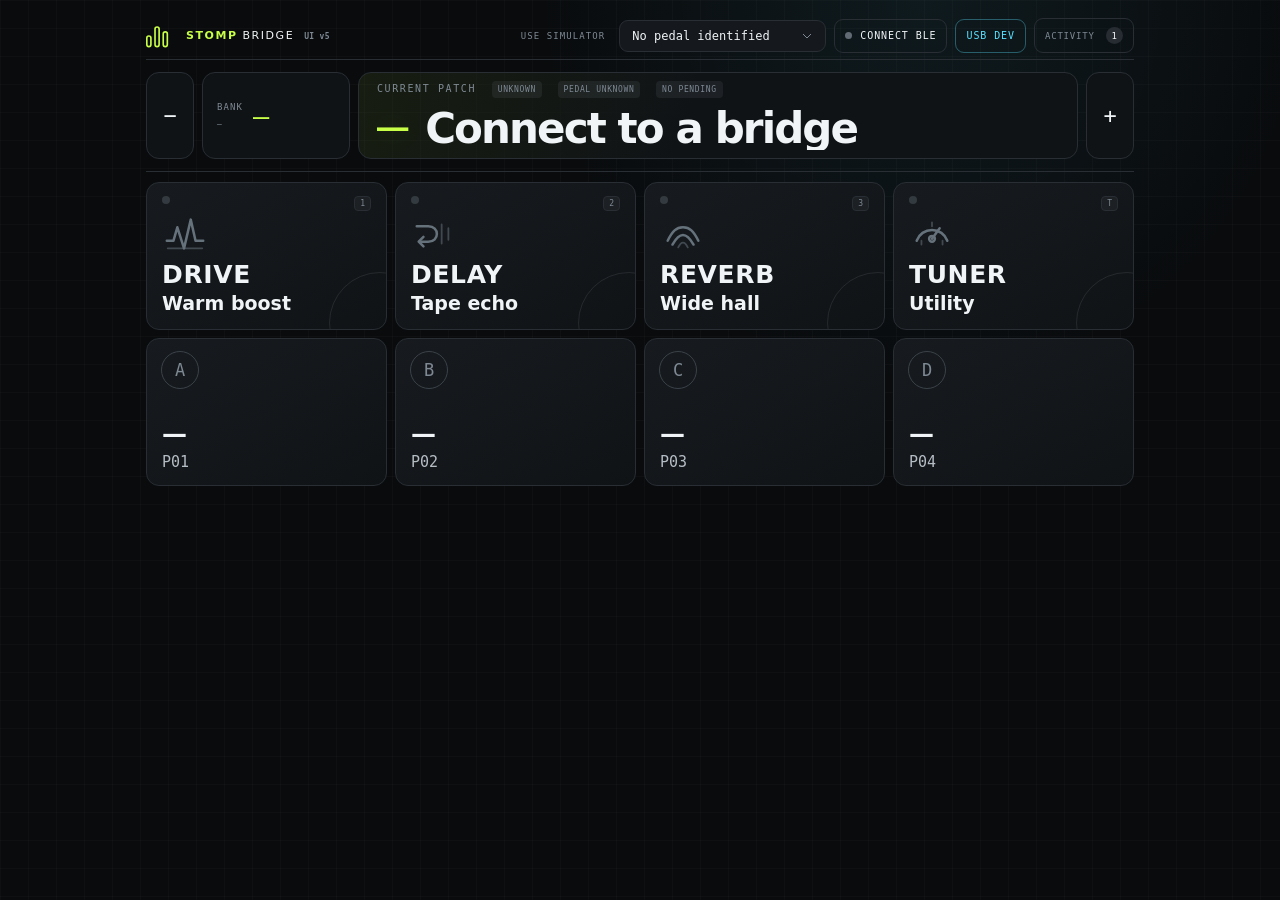
<file: index.html>
<!doctype html>
<html lang="en">
  <head>
    <meta charset="UTF-8" />
    <meta name="viewport" content="width=device-width, initial-scale=1.0" />
    <meta name="theme-color" content="#090b0d" />
    <title>StompBridge — UI prototype</title>
    <link rel="icon" href="data:," />
    <link rel="stylesheet" href="styles.css?v=9" />
  </head>
  <body>
    <main class="shell">
      <header class="topbar">
        <a class="brand" href="#" aria-label="StompBridge home">
          <span class="brand-mark" aria-hidden="true"><i></i><i></i><i></i></span>
          <span><strong>STOMP</strong> BRIDGE <small class="ui-version">UI v5</small></span>
        </a>

        <div class="device-tools">
          <button class="text-button" id="start-simulation" type="button">USE SIMULATOR</button>
          <label class="device-select">
            <span>DEVICE</span>
            <select id="device-profile" aria-label="Device profile">
              <option value="unknown">No pedal identified</option>
              <option value="pocket-master">Sonicake Pocket Master</option>
              <option value="gp5">Valeton GP-5</option>
            </select>
          </label>
          <button class="connection" id="connection" type="button" aria-pressed="true">
            <span class="status-dot"></span>
            <span id="connection-label">CONNECT BLE</span>
          </button>
          <button class="connection usb-dev" id="connect-usb-dev" type="button">USB DEV</button>
          <button class="log-toggle" id="toggle-log" type="button" aria-expanded="false" aria-controls="activity-panel">
            ACTIVITY <span id="log-count">2</span>
          </button>
        </div>
      </header>

      <section class="current-strip" aria-labelledby="preset-name">
        <button class="bank-step" id="bank-down" type="button" aria-label="Previous bank">−</button>
        <div class="bank-readout">
          <span>BANK</span>
          <strong id="bank-number">01</strong>
          <small id="bank-range">P01 — P04</small>
        </div>
        <div class="current-preset">
          <div class="current-preset-content">
            <p class="eyebrow">CURRENT PATCH <span class="certainty unknown" id="preset-certainty">UNKNOWN</span> <span class="certainty unknown" id="pedal-link-status">PEDAL UNKNOWN</span> <span class="certainty unknown" id="live-request-status" aria-live="polite">NO PENDING</span> <span class="certainty" id="stale-indicator" hidden>STALE</span></p>
            <div class="preset-value-row">
              <strong class="preset-number" id="preset-number">P01</strong>
              <div class="preset-copy">
                <h1 id="preset-name">Glass Horizon</h1>
              </div>
            </div>
          </div>
        </div>
        <button class="bank-step" id="bank-up" type="button" aria-label="Next bank">+</button>
      </section>

      <section class="workspace">
        <div class="controls-panel">
          <div class="control-row effects" aria-label="Effect controls">
            <button class="effect active drive" type="button" data-effect="drive" data-key="1" aria-pressed="true">
              <span class="effect-top"><span class="led"></span><kbd>1</kbd></span>
              <span class="effect-icon" aria-hidden="true">
                <svg viewBox="0 0 48 48" role="img">
                  <path d="M5 31h7l4-14 7 22 7-30 5 22h8" />
                  <path class="accent" d="M6 39h36" />
                </svg>
              </span>
              <strong>DRIVE</strong>
              <small>Warm boost</small>
            </button>
            <button class="effect delay" type="button" data-effect="delay" data-key="2" aria-pressed="false">
              <span class="effect-top"><span class="led"></span><kbd>2</kbd></span>
              <span class="effect-icon" aria-hidden="true">
                <svg viewBox="0 0 48 48" role="img">
                  <path d="M6 16h12c6 0 9 4 9 8s-3 8-9 8H9" />
                  <path d="m13 27-5 5 5 5" />
                  <path class="accent" d="M32 14v20M39 18v12" />
                </svg>
              </span>
              <strong>DELAY</strong>
              <small>Tape echo</small>
            </button>
            <button class="effect active reverb" type="button" data-effect="reverb" data-key="3" aria-pressed="true">
              <span class="effect-top"><span class="led"></span><kbd>3</kbd></span>
              <span class="effect-icon" aria-hidden="true">
                <svg viewBox="0 0 48 48" role="img">
                  <path d="M8 31c5-10 9-14 16-14s11 4 16 14" />
                  <path d="M13 35c4-7 7-10 11-10s7 3 11 10" />
                  <path class="accent" d="M19 38c2-4 3-5 5-5s3 1 5 5" />
                </svg>
              </span>
              <strong>REVERB</strong>
              <small>Wide hall</small>
            </button>
            <button class="effect utility" type="button" data-effect="tuner" data-key="T" aria-pressed="false">
              <span class="effect-top"><span class="led"></span><kbd>T</kbd></span>
              <span class="effect-icon" aria-hidden="true">
                <svg viewBox="0 0 48 48" role="img">
                  <path d="M8 31a17 17 0 0 1 32 0" />
                  <path d="m24 29 8-11" />
                  <path class="accent" d="M13 31v4M35 31v4M24 12v4" />
                  <circle cx="24" cy="29" r="3" />
                </svg>
              </span>
              <strong>TUNER</strong>
              <small>Utility</small>
            </button>
          </div>
          <div class="control-row presets" id="presets" aria-label="Preset slots"></div>
        </div>

        <aside class="activity-panel" id="activity-panel" hidden>
          <div class="section-heading compact">
            <div>
              <p class="eyebrow">SYSTEM</p>
              <h2>Activity</h2>
            </div>
            <button class="text-button" id="clear-log" type="button">CLEAR</button>
          </div>

          <div class="signal-card">
            <div><span class="pulse"></span><span>USB PEDAL</span></div>
            <strong id="midi-status">ONLINE</strong>
          </div>
          <div class="signal-card sync-card">
            <div><span>SYNC</span></div>
            <strong id="sync-status">UNKNOWN</strong>
          </div>

          <ol class="event-log" id="event-log" aria-live="polite"></ol>

          <div class="legend">
            <p><span class="certainty confirmed">CONFIRMED</span> Read back from pedal</p>
            <p><span class="certainty assumed">ASSUMED</span> Sent, no readback available</p>
          </div>
        </aside>
      </section>
    </main>

    <div class="tuner-overlay" id="tuner-overlay" hidden>
      <div class="tuner-display">
        <p>INPUT NOTE</p>
        <strong>E</strong>
        <div class="tuner-meter"><i></i><i></i><i class="center"></i><i></i><i></i></div>
        <span>−2 cents</span>
        <button id="close-tuner" type="button">EXIT TUNER <kbd>T</kbd></button>
      </div>
    </div>

    <script src="ble_transport.js?v=4"></script>
    <script src="app.js?v=22"></script>
  </body>
</html>
</file>
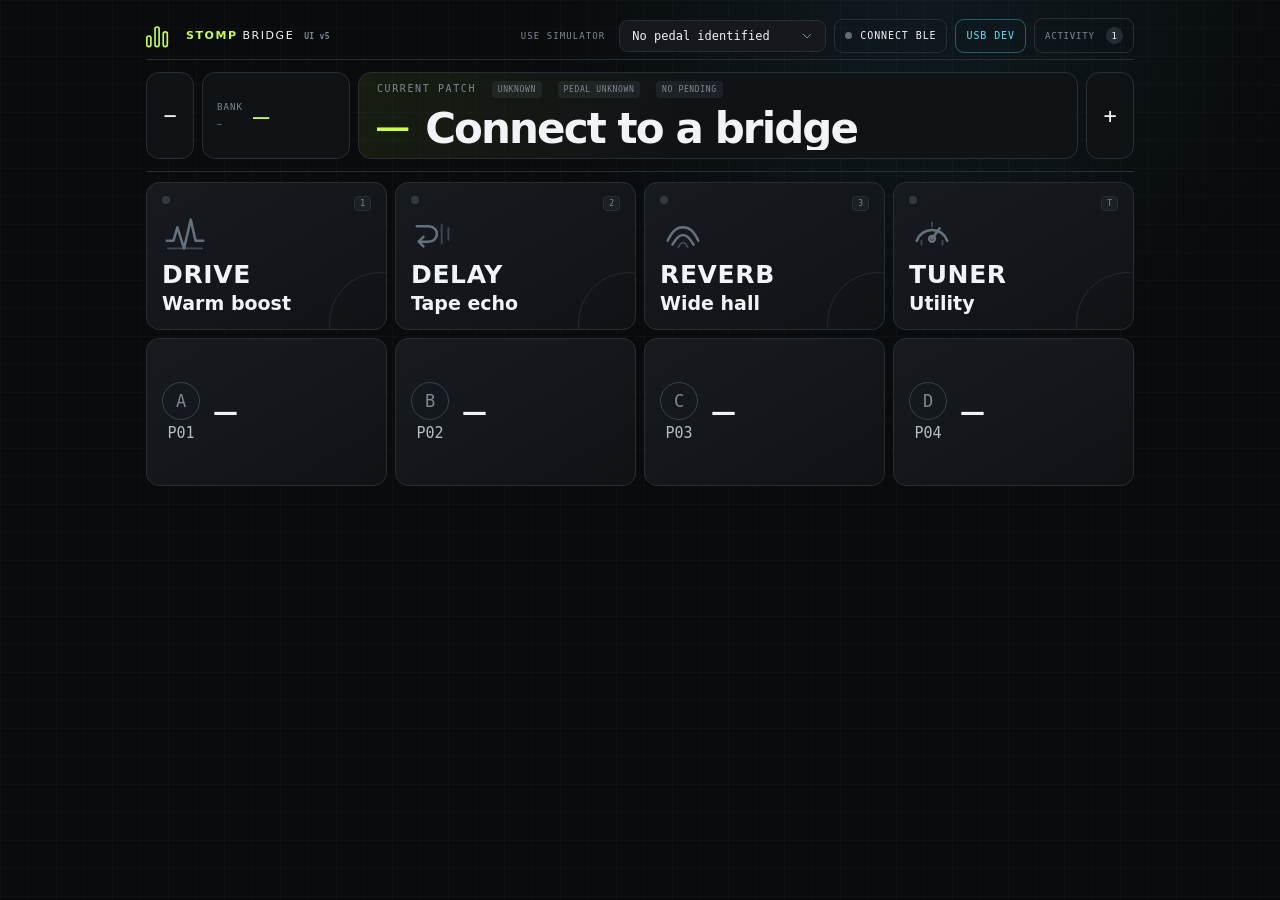
<file: ui/index.html>
<!doctype html>
<html lang="en">
  <head>
    <meta charset="UTF-8" />
    <meta name="viewport" content="width=device-width, initial-scale=1.0, viewport-fit=cover" />
    <meta name="theme-color" content="#090b0d" />
    <title>StompBridge — UI prototype</title>
    <link rel="icon" href="data:," />
    <link rel="stylesheet" href="styles.css?v=12" />
  </head>
  <body>
    <main class="shell">
      <header class="topbar">
        <a class="brand" href="#" aria-label="StompBridge home">
          <span class="brand-mark" aria-hidden="true"><i></i><i></i><i></i></span>
          <span><strong>STOMP</strong> BRIDGE <small class="ui-version">UI v5</small></span>
        </a>

        <div class="device-tools">
          <button class="text-button" id="start-simulation" type="button">USE SIMULATOR</button>
          <label class="device-select">
            <span>DEVICE</span>
            <select id="device-profile" aria-label="Device profile">
              <option value="unknown">No pedal identified</option>
              <option value="pocket-master">Sonicake Pocket Master</option>
              <option value="gp5">Valeton GP-5</option>
            </select>
          </label>
          <button class="connection" id="connection" type="button" aria-pressed="true">
            <span class="status-dot"></span>
            <span id="connection-label">CONNECT BLE</span>
          </button>
          <button class="connection usb-dev" id="connect-usb-dev" type="button">USB DEV</button>
          <button class="log-toggle" id="toggle-log" type="button" aria-expanded="false" aria-controls="activity-panel">
            ACTIVITY <span id="log-count">2</span>
          </button>
        </div>
      </header>

      <section class="current-strip" aria-labelledby="preset-name">
        <button class="bank-step" id="bank-down" type="button" aria-label="Previous bank">−</button>
        <div class="bank-readout">
          <span>BANK</span>
          <strong id="bank-number">01</strong>
          <small id="bank-range">P01 — P04</small>
        </div>
        <div class="current-preset">
          <div class="current-preset-content">
            <p class="eyebrow">CURRENT PATCH <span class="certainty unknown" id="preset-certainty">UNKNOWN</span> <span class="certainty unknown" id="pedal-link-status">PEDAL UNKNOWN</span> <span class="certainty unknown" id="live-request-status" aria-live="polite">NO PENDING</span> <span class="certainty" id="stale-indicator" hidden>STALE</span></p>
            <div class="preset-value-row">
              <strong class="preset-number" id="preset-number">P01</strong>
              <div class="preset-copy">
                <h1 id="preset-name">Glass Horizon</h1>
              </div>
            </div>
          </div>
        </div>
        <button class="bank-step" id="bank-up" type="button" aria-label="Next bank">+</button>
      </section>

      <section class="workspace">
        <div class="controls-panel">
          <div class="control-row effects" aria-label="Effect controls">
            <button class="effect active drive" type="button" data-effect="drive" data-key="1" aria-pressed="true">
              <span class="effect-top"><span class="led"></span><kbd>1</kbd></span>
              <span class="effect-icon" aria-hidden="true">
                <svg viewBox="0 0 48 48" role="img">
                  <path d="M5 31h7l4-14 7 22 7-30 5 22h8" />
                  <path class="accent" d="M6 39h36" />
                </svg>
              </span>
              <strong>DRIVE</strong>
              <small>Warm boost</small>
            </button>
            <button class="effect delay" type="button" data-effect="delay" data-key="2" aria-pressed="false">
              <span class="effect-top"><span class="led"></span><kbd>2</kbd></span>
              <span class="effect-icon" aria-hidden="true">
                <svg viewBox="0 0 48 48" role="img">
                  <path d="M6 16h12c6 0 9 4 9 8s-3 8-9 8H9" />
                  <path d="m13 27-5 5 5 5" />
                  <path class="accent" d="M32 14v20M39 18v12" />
                </svg>
              </span>
              <strong>DELAY</strong>
              <small>Tape echo</small>
            </button>
            <button class="effect active reverb" type="button" data-effect="reverb" data-key="3" aria-pressed="true">
              <span class="effect-top"><span class="led"></span><kbd>3</kbd></span>
              <span class="effect-icon" aria-hidden="true">
                <svg viewBox="0 0 48 48" role="img">
                  <path d="M8 31c5-10 9-14 16-14s11 4 16 14" />
                  <path d="M13 35c4-7 7-10 11-10s7 3 11 10" />
                  <path class="accent" d="M19 38c2-4 3-5 5-5s3 1 5 5" />
                </svg>
              </span>
              <strong>REVERB</strong>
              <small>Wide hall</small>
            </button>
            <button class="effect utility" type="button" data-effect="tuner" data-key="T" aria-pressed="false">
              <span class="effect-top"><span class="led"></span><kbd>T</kbd></span>
              <span class="effect-icon" aria-hidden="true">
                <svg viewBox="0 0 48 48" role="img">
                  <path d="M8 31a17 17 0 0 1 32 0" />
                  <path d="m24 29 8-11" />
                  <path class="accent" d="M13 31v4M35 31v4M24 12v4" />
                  <circle cx="24" cy="29" r="3" />
                </svg>
              </span>
              <strong>TUNER</strong>
              <small>Utility</small>
            </button>
          </div>
          <div class="control-row presets" id="presets" aria-label="Preset slots"></div>
        </div>

        <aside class="activity-panel" id="activity-panel" hidden>
          <div class="section-heading compact">
            <div>
              <p class="eyebrow">SYSTEM</p>
              <h2>Activity</h2>
            </div>
            <button class="text-button" id="clear-log" type="button">CLEAR</button>
          </div>

          <div class="signal-card">
            <div><span class="pulse"></span><span>USB PEDAL</span></div>
            <strong id="midi-status">ONLINE</strong>
          </div>
          <div class="signal-card sync-card">
            <div><span>SYNC</span></div>
            <strong id="sync-status">UNKNOWN</strong>
          </div>

          <ol class="event-log" id="event-log" aria-live="polite"></ol>

          <div class="legend">
            <p><span class="certainty confirmed">CONFIRMED</span> Read back from pedal</p>
            <p><span class="certainty assumed">ASSUMED</span> Sent, no readback available</p>
          </div>
        </aside>
      </section>
    </main>

    <div class="tuner-overlay" id="tuner-overlay" hidden>
      <div class="tuner-display">
        <p>INPUT NOTE</p>
        <strong>E</strong>
        <div class="tuner-meter"><i></i><i></i><i class="center"></i><i></i><i></i></div>
        <span>−2 cents</span>
        <button id="close-tuner" type="button">EXIT TUNER <kbd>T</kbd></button>
      </div>
    </div>

    <script src="ble_transport.js?v=4"></script>
    <script src="app.js?v=26"></script>
  </body>
</html>
</file>
<file: styles.css>
:root {
  color-scheme: dark;
  --bg: #090b0d;
  --panel: #101316;
  --panel-2: #15191d;
  --line: #282e34;
  --muted: #7e8994;
  --text: #f1f4f6;
  --lime: #c8ff47;
  --cyan: #59e1ff;
  --orange: #ff9a52;
  --violet: #b39aff;
  --radius: 18px;
}

* { box-sizing: border-box; }

body {
  margin: 0;
  min-width: 320px;
  min-height: 100vh;
  background:
    radial-gradient(circle at 72% 0%, rgba(89, 225, 255, .07), transparent 30%),
    linear-gradient(rgba(255,255,255,.018) 1px, transparent 1px),
    linear-gradient(90deg, rgba(255,255,255,.018) 1px, transparent 1px),
    var(--bg);
  background-size: auto, 28px 28px, 28px 28px, auto;
  color: var(--text);
  font-family: Inter, ui-sans-serif, system-ui, -apple-system, BlinkMacSystemFont, "Segoe UI", sans-serif;
}

button, select { font: inherit; }
button { color: inherit; }

.shell { width: min(1440px, 100%); margin: 0 auto; padding: 22px 28px 40px; }
.topbar { min-height: 64px; display: flex; align-items: center; justify-content: space-between; gap: 24px; border-bottom: 1px solid var(--line); }
.brand { display: flex; align-items: center; gap: 12px; color: inherit; text-decoration: none; letter-spacing: .14em; font-size: 13px; }
.brand strong { color: var(--lime); font-weight: 700; }
.ui-version { margin-left: 5px; color: var(--muted); font: 600 8px DM Mono, monospace; letter-spacing: .04em; }
.brand-mark { width: 31px; height: 28px; display: flex; gap: 3px; align-items: flex-end; }
.brand-mark i { width: 7px; border: 2px solid var(--lime); border-radius: 4px; }
.brand-mark i:nth-child(1) { height: 15px; }
.brand-mark i:nth-child(2) { height: 26px; }
.brand-mark i:nth-child(3) { height: 20px; }

.device-tools { display: flex; align-items: center; gap: 12px; }
.device-select { display: flex; align-items: center; gap: 10px; color: var(--muted); font: 500 10px DM Mono, monospace; letter-spacing: .12em; }
select { appearance: none; min-width: 210px; color: var(--text); background: var(--panel-2) url("data:image/svg+xml,%3Csvg xmlns='http://www.w3.org/2000/svg' width='10' height='6'%3E%3Cpath d='m1 1 4 4 4-4' fill='none' stroke='%237e8994'/%3E%3C/svg%3E") no-repeat right 13px center; border: 1px solid var(--line); border-radius: 9px; padding: 10px 34px 10px 12px; outline: none; font-size: 12px; }
.connection { display: flex; align-items: center; gap: 8px; padding: 10px 12px; background: transparent; border: 1px solid var(--line); border-radius: 9px; font: 500 10px DM Mono, monospace; letter-spacing: .09em; cursor: pointer; }
.usb-dev { color: var(--cyan); border-color: rgba(89, 225, 255, .35); }
.status-dot, .pulse { width: 7px; height: 7px; border-radius: 50%; background: var(--lime); box-shadow: 0 0 10px var(--lime); }
.connection.offline .status-dot { background: #626b73; box-shadow: none; }

.hero { min-height: 244px; display: flex; align-items: center; justify-content: space-between; gap: 30px; padding: 38px 3.5%; border-bottom: 1px solid var(--line); }
.eyebrow { margin: 0 0 14px; color: var(--muted); font: 500 10px DM Mono, monospace; letter-spacing: .16em; }
.certainty { display: inline-block; margin-left: 8px; padding: 4px 6px; border-radius: 4px; font: 500 8px DM Mono, monospace; letter-spacing: .08em; }
.certainty[hidden] { display: none; }
.certainty.confirmed { color: var(--lime); background: rgba(200, 255, 71, .1); }
.certainty.assumed { color: var(--orange); background: rgba(255, 154, 82, .1); }
.certainty.unknown { color: var(--muted); background: rgba(147, 158, 167, .1); }
.preset-heading { display: flex; align-items: center; gap: 28px; }
.preset-number { color: var(--lime); font: 500 clamp(48px, 7vw, 94px)/.9 DM Mono, monospace; letter-spacing: -.09em; text-shadow: 0 0 28px rgba(200,255,71,.16); }
h1, h2, p { margin-top: 0; }
h1 { margin: 0 0 10px; font-size: clamp(26px, 3vw, 43px); letter-spacing: -.045em; }
.preset-heading p { margin: 0; color: var(--muted); font-size: 13px; }
.tempo { display: grid; grid-template-columns: auto auto; align-items: end; column-gap: 9px; padding: 20px 28px; border-left: 1px solid var(--line); }
.tempo span { grid-column: 1 / -1; color: var(--muted); font: 500 9px DM Mono, monospace; letter-spacing: .15em; }
.tempo strong { font: 500 40px DM Mono, monospace; }
.tempo small { padding-bottom: 7px; color: var(--muted); font: 500 10px DM Mono, monospace; }

.workspace { display: grid; grid-template-columns: minmax(0, 1fr) 310px; }
.controls-panel { padding: 34px 3.5% 0 0; border-right: 1px solid var(--line); }
.activity-panel { padding: 34px 0 0 26px; }
.section-heading { display: flex; align-items: end; justify-content: space-between; gap: 24px; margin-bottom: 22px; }
.section-heading h2 { margin: 0; font-size: 22px; letter-spacing: -.03em; }
.section-heading .eyebrow { margin-bottom: 8px; }
.hint { margin: 0; color: var(--muted); font-size: 11px; }
.compact { align-items: center; }
.text-button { border: 0; background: none; color: var(--muted); font: 500 9px DM Mono, monospace; letter-spacing: .12em; cursor: pointer; }

.effects { display: grid; grid-template-columns: repeat(4, 1fr); gap: 11px; }
.effect { min-height: 169px; display: flex; flex-direction: column; align-items: flex-start; position: relative; overflow: hidden; padding: 17px; border: 1px solid var(--line); border-radius: var(--radius); background: linear-gradient(150deg, #171b1f, #101316); cursor: pointer; text-align: left; transition: transform .15s, border-color .15s, background .15s; }
.effect::after { content: ''; position: absolute; width: 100px; height: 100px; right: -45px; bottom: -45px; border: 1px solid currentColor; border-radius: 50%; opacity: .09; }
.effect:hover { transform: translateY(-2px); border-color: #414950; }
.effect-top { display: flex; justify-content: space-between; width: 100%; }
.led { width: 8px; height: 8px; border-radius: 50%; background: #333a40; }
kbd { padding: 3px 6px; color: var(--muted); background: rgba(255,255,255,.04); border: 1px solid var(--line); border-radius: 4px; font: 500 9px DM Mono, monospace; }
.effect-icon { margin: 22px 0 15px; font: 400 30px/1 DM Mono, monospace; color: #5b6670; }
.effect strong { font-size: 13px; letter-spacing: .08em; }
.effect small { display: block; min-height: 1.2em; margin-top: 5px; color: #f1f4f6; font-size: 13px; font-weight: 700; }
.effect.active.drive { color: var(--orange); border-color: rgba(255,154,82,.45); background: linear-gradient(150deg, rgba(255,154,82,.12), #101316 70%); }
.effect.active.delay { color: var(--cyan); border-color: rgba(89,225,255,.45); background: linear-gradient(150deg, rgba(89,225,255,.12), #101316 70%); }
.effect.active.reverb { color: var(--violet); border-color: rgba(179,154,255,.45); background: linear-gradient(150deg, rgba(179,154,255,.12), #101316 70%); }
.effect.active.utility { color: var(--lime); border-color: rgba(200,255,71,.45); }
.effect.active .led { background: currentColor; box-shadow: 0 0 12px currentColor; }

.bank-strip { display: grid; grid-template-columns: 52px 1fr 52px; gap: 9px; margin-top: 22px; }
.bank-step, .bank-readout { min-height: 76px; border: 1px solid var(--line); border-radius: 13px; background: var(--panel); }
.bank-step { font: 400 24px DM Mono, monospace; cursor: pointer; }
.bank-step:hover { color: var(--lime); border-color: #536028; }
.bank-readout { display: flex; align-items: center; justify-content: center; gap: 18px; }
.bank-readout span, .bank-readout small { color: var(--muted); font: 500 9px DM Mono, monospace; letter-spacing: .12em; }
.bank-readout strong { color: var(--lime); font: 500 28px DM Mono, monospace; }

.presets { display: grid; grid-template-columns: repeat(4, 1fr); gap: 9px; margin-top: 9px; }
.preset { display: flex; align-items: center; gap: 13px; min-height: 64px; padding: 12px; border: 1px solid var(--line); border-radius: 12px; background: transparent; cursor: pointer; text-align: left; }
.preset:hover, .preset.active { border-color: rgba(200,255,71,.5); background: rgba(200,255,71,.05); }
.preset .slot { width: 27px; height: 27px; display: grid; place-items: center; flex: 0 0 auto; border: 1px solid #3a4249; border-radius: 50%; color: var(--muted); font: 500 10px DM Mono, monospace; }
.preset.active .slot { color: #0a0d0b; background: var(--lime); border-color: var(--lime); }
.preset strong { display: block; font-size: 11px; }
.preset small { display: block; margin-top: 3px; color: var(--muted); font: 9px DM Mono, monospace; }

.signal-card { display: flex; justify-content: space-between; align-items: center; padding: 13px; border: 1px solid var(--line); border-radius: 10px; background: var(--panel); font: 500 9px DM Mono, monospace; letter-spacing: .08em; }
.signal-card div { display: flex; align-items: center; gap: 9px; color: var(--muted); }
.signal-card strong { color: var(--lime); font-size: 9px; }
.signal-card + .signal-card { margin-top: 8px; }
.event-log { height: 330px; margin: 20px 0; padding: 0; overflow: auto; list-style: none; }
.event-log li { display: grid; grid-template-columns: 43px 1fr; gap: 11px; padding: 12px 2px; border-bottom: 1px solid rgba(40,46,52,.7); font-size: 10px; line-height: 1.5; }
.event-log time { color: #56616b; font: 9px DM Mono, monospace; }
.event-log span { color: #b7bec4; }
.event-log b { color: var(--text); font-weight: 500; }
.legend { padding-top: 16px; border-top: 1px solid var(--line); }
.legend p { margin: 0 0 8px; color: var(--muted); font-size: 9px; }
.legend .certainty { margin-left: 0; margin-right: 5px; }

.tuner-overlay { position: fixed; inset: 0; z-index: 5; display: grid; place-items: center; padding: 20px; background: rgba(4,6,7,.88); backdrop-filter: blur(18px); }
.tuner-overlay[hidden] { display: none; }
.tuner-display { width: min(520px, 100%); text-align: center; }
.tuner-display p { color: var(--muted); font: 500 10px DM Mono, monospace; letter-spacing: .17em; }
.tuner-display > strong { display: block; color: var(--lime); font: 500 160px/.9 DM Mono, monospace; text-shadow: 0 0 45px rgba(200,255,71,.2); }
.tuner-meter { display: flex; align-items: center; justify-content: center; gap: 38px; margin: 32px 0 18px; }
.tuner-meter i { width: 4px; height: 24px; background: #394149; border-radius: 3px; transform: rotate(20deg); }
.tuner-meter i:nth-child(-n+2) { transform: rotate(-20deg); }
.tuner-meter .center { height: 48px; background: var(--lime); box-shadow: 0 0 14px var(--lime); transform: none; }
.tuner-display > span { display: block; color: var(--muted); font: 12px DM Mono, monospace; }
.tuner-display button { margin-top: 58px; padding: 12px 18px; border: 1px solid var(--line); border-radius: 9px; background: var(--panel); cursor: pointer; }

@media (max-width: 900px) {
  .workspace { grid-template-columns: 1fr; }
  .controls-panel { padding-right: 0; border-right: 0; }
  .activity-panel { padding-left: 0; margin-top: 38px; }
  .event-log { height: 220px; }
}

@media (max-width: 650px) {
  .shell { padding: 14px 16px 30px; }
  .topbar { align-items: flex-start; padding-bottom: 15px; }
  .device-tools { flex-direction: column; align-items: stretch; }
  .device-select > span { display: none; }
  select { min-width: 0; width: 180px; }
  .hero { min-height: 220px; padding-inline: 0; }
  .preset-heading { gap: 15px; }
  .tempo { display: none; }
  .effects { grid-template-columns: repeat(2, 1fr); }
  .effect { min-height: 145px; }
  .presets { grid-template-columns: repeat(2, 1fr); }
  .hint { display: none; }
}

/* Compact landscape controller layout */
.shell { width: min(1024px, 100%); padding: 12px 18px 18px; }
.topbar { min-height: 48px; }
.brand { font-size: 11px; }
.brand-mark { transform: scale(.82); transform-origin: left center; margin-right: -3px; }
.device-tools { gap: 8px; }
.device-select > span { display: none; }
select { min-width: 185px; padding-block: 8px; }
.connection, .log-toggle { min-height: 34px; padding: 8px 10px; }
.log-toggle { border: 1px solid var(--line); border-radius: 9px; background: transparent; color: var(--muted); font: 500 9px DM Mono, monospace; letter-spacing: .09em; cursor: pointer; }
.log-toggle span { display: inline-grid; place-items: center; min-width: 17px; height: 17px; margin-left: 5px; border-radius: 9px; color: var(--text); background: #262c31; }
.log-toggle.active { color: var(--lime); border-color: rgba(200,255,71,.4); }

.current-strip { display: grid; grid-template-columns: 48px 148px minmax(0, 1fr) 48px; gap: 8px; align-items: stretch; padding: 12px 0; border-bottom: 1px solid var(--line); }
.current-strip .bank-step, .current-strip .bank-readout, .current-preset { min-height: 84px; border: 1px solid var(--line); border-radius: 13px; background: var(--panel); }
.current-strip .bank-step { cursor: pointer; font: 400 22px DM Mono, monospace; }
.current-strip .bank-step:hover { color: var(--lime); border-color: #536028; }
.current-strip .bank-readout { display: grid; grid-template-columns: auto 1fr; align-content: center; justify-content: initial; gap: 3px 10px; padding: 12px 14px; }
.current-strip .bank-readout span { align-self: center; }
.current-strip .bank-readout strong { grid-row: 1 / 3; grid-column: 2; align-self: center; font-size: 27px; }
.current-strip .bank-readout small { font-size: 8px; letter-spacing: 0; }
.current-preset { display: flex; align-items: center; min-width: 0; padding: 8px 18px; background: linear-gradient(110deg, rgba(200,255,71,.075), var(--panel) 46%); }
.current-preset-content { min-width: 0; width: 100%; }
.current-preset .eyebrow { margin-bottom: 4px; }
.preset-value-row { display: flex; align-items: baseline; min-width: 0; gap: clamp(10px, 1.6vw, 22px); }
.current-preset .preset-number { display: block; flex: 0 0 auto; font-size: clamp(38px, 5.2vw, 52px); letter-spacing: -.07em; }
.preset-copy { min-width: 0; }
.preset-copy h1 { overflow: hidden; margin-bottom: 0; font-size: clamp(28px, 3.8vw, 42px); line-height: 1; letter-spacing: -.045em; white-space: nowrap; text-overflow: ellipsis; }

.workspace { display: block; }
.controls-panel { padding: 10px 0 0; border: 0; }
.control-row { display: grid; grid-template-columns: repeat(4, minmax(0, 1fr)); gap: 8px; }
.control-row + .control-row { margin-top: 8px; }
.effect, .preset { width: 100%; min-height: 0; height: clamp(110px, 20vh, 148px); border-radius: 13px; }
.effect { padding: 13px 15px; }
.effect-icon { width: 46px; height: 46px; margin: auto 0 5px; color: #65717b; }
.effect-icon svg { display: block; width: 100%; height: 100%; overflow: visible; }
.effect-icon path, .effect-icon circle { fill: none; stroke: currentColor; stroke-width: 2.5; stroke-linecap: round; stroke-linejoin: round; vector-effect: non-scaling-stroke; }
.effect-icon .accent { opacity: .55; stroke-width: 1.8; }
.effect.active .effect-icon { color: currentColor; filter: drop-shadow(0 0 6px color-mix(in srgb, currentColor 35%, transparent)); }
.effect.active {
  border-width: 2px;
  box-shadow:
    inset 0 0 0 1px color-mix(in srgb, currentColor 28%, transparent),
    0 0 22px color-mix(in srgb, currentColor 17%, transparent);
}
.effect.active.drive { border-color: var(--orange); background: linear-gradient(145deg, rgba(255,154,82,.26), #111519 76%); }
.effect.active.delay { border-color: var(--cyan); background: linear-gradient(145deg, rgba(89,225,255,.24), #111519 76%); }
.effect.active.reverb { border-color: var(--violet); background: linear-gradient(145deg, rgba(179,154,255,.26), #111519 76%); }
.effect.active.utility { border-color: var(--lime); background: linear-gradient(145deg, rgba(200,255,71,.24), #111519 76%); }
.effect.active .led { width: 11px; height: 11px; box-shadow: 0 0 5px currentColor, 0 0 16px currentColor; }
.effect strong { font-size: clamp(20px, 2.6vw, 25px); line-height: 1; letter-spacing: .025em; }
.effect small { margin-top: 6px; color: #f1f4f6; font-size: clamp(15px, 1.9vw, 19px); font-weight: 700; line-height: 1.15; }
.effect kbd { padding: 2px 5px; font-size: 8px; }
.preset { position: relative; align-items: flex-end; padding: 14px 15px; background: linear-gradient(150deg, #171b1f, #101316); }
.preset .slot { position: absolute; top: 12px; left: 14px; width: 38px; height: 38px; font-size: 17px; }
.preset strong { overflow: hidden; max-width: 100%; font-size: clamp(20px, 2.6vw, 25px); line-height: 1.05; white-space: nowrap; text-overflow: ellipsis; }
.preset small { margin-top: 6px; color: #b5bdc4; font-size: clamp(12px, 1.55vw, 15px); line-height: 1.2; }
.preset.active {
  border: 2px solid var(--lime);
  background: linear-gradient(145deg, rgba(200,255,71,.22), #111519 76%);
  box-shadow:
    inset 0 0 0 1px rgba(200,255,71,.18),
    0 0 24px rgba(200,255,71,.16);
}
.preset.active strong { color: var(--lime); }
.preset.active .slot { box-shadow: 0 0 7px var(--lime), 0 0 18px rgba(200,255,71,.55); }

.activity-panel { position: fixed; z-index: 4; top: 70px; right: 18px; width: min(340px, calc(100vw - 36px)); max-height: calc(100vh - 88px); overflow: auto; margin: 0; padding: 20px; border: 1px solid #384149; border-radius: 16px; background: rgba(16,19,22,.97); box-shadow: 0 22px 70px rgba(0,0,0,.5); backdrop-filter: blur(18px); }
.activity-panel[hidden] { display: none; }
.activity-panel .event-log { height: min(250px, 38vh); }

@media (max-width: 680px) {
  .shell { padding-inline: 10px; }
  .topbar { gap: 8px; }
  .brand > span:last-child { display: none; }
  select { width: 142px; min-width: 0; font-size: 10px; }
  .connection { padding-inline: 8px; }
  #connection-label { display: none; }
  .log-toggle { padding-inline: 8px; font-size: 0; }
  .log-toggle span { margin: 0; font-size: 8px; }
  .current-strip { grid-template-columns: 40px 104px minmax(0, 1fr) 40px; }
  .current-strip .bank-readout { padding-inline: 9px; gap: 2px 6px; }
  .current-strip .bank-readout strong { font-size: 22px; }
  .current-strip .bank-readout small { display: none; }
  .current-preset { gap: 10px; padding-inline: 11px; }
  .preset-copy { padding-left: 10px; }
  .certainty { display: none; }
  .effects, .presets { grid-template-columns: repeat(4, minmax(0, 1fr)); }
  .effect { min-height: 0; }
}

@media (max-width: 480px) and (orientation: portrait) {
  .current-strip { grid-template-columns: 40px 1fr 40px; }
  .current-strip .bank-readout { display: none; }
  .control-row { grid-template-columns: repeat(2, minmax(0, 1fr)); }
  .effect, .preset { height: 106px; }
}
</file>
<file: ui/styles.css>
:root {
  color-scheme: dark;
  --bg: #090b0d;
  --panel: #101316;
  --panel-2: #15191d;
  --line: #282e34;
  --muted: #7e8994;
  --text: #f1f4f6;
  --lime: #c8ff47;
  --cyan: #59e1ff;
  --orange: #ff9a52;
  --violet: #b39aff;
  --radius: 18px;
}

* { box-sizing: border-box; }

body {
  margin: 0;
  min-width: 320px;
  min-height: 100vh;
  background:
    radial-gradient(circle at 72% 0%, rgba(89, 225, 255, .07), transparent 30%),
    linear-gradient(rgba(255,255,255,.018) 1px, transparent 1px),
    linear-gradient(90deg, rgba(255,255,255,.018) 1px, transparent 1px),
    var(--bg);
  background-size: auto, 28px 28px, 28px 28px, auto;
  color: var(--text);
  font-family: Inter, ui-sans-serif, system-ui, -apple-system, BlinkMacSystemFont, "Segoe UI", sans-serif;
}

button, select { font: inherit; }
button { color: inherit; }

.shell { width: min(1440px, 100%); margin: 0 auto; padding: 22px 28px 40px; }
.topbar { min-height: 64px; display: flex; align-items: center; justify-content: space-between; gap: 24px; border-bottom: 1px solid var(--line); }
.brand { display: flex; align-items: center; gap: 12px; color: inherit; text-decoration: none; letter-spacing: .14em; font-size: 13px; }
.brand strong { color: var(--lime); font-weight: 700; }
.ui-version { margin-left: 5px; color: var(--muted); font: 600 8px DM Mono, monospace; letter-spacing: .04em; }
.brand-mark { width: 31px; height: 28px; display: flex; gap: 3px; align-items: flex-end; }
.brand-mark i { width: 7px; border: 2px solid var(--lime); border-radius: 4px; }
.brand-mark i:nth-child(1) { height: 15px; }
.brand-mark i:nth-child(2) { height: 26px; }
.brand-mark i:nth-child(3) { height: 20px; }

.device-tools { display: flex; align-items: center; gap: 12px; }
.device-select { display: flex; align-items: center; gap: 10px; color: var(--muted); font: 500 10px DM Mono, monospace; letter-spacing: .12em; }
select { appearance: none; min-width: 210px; color: var(--text); background: var(--panel-2) url("data:image/svg+xml,%3Csvg xmlns='http://www.w3.org/2000/svg' width='10' height='6'%3E%3Cpath d='m1 1 4 4 4-4' fill='none' stroke='%237e8994'/%3E%3C/svg%3E") no-repeat right 13px center; border: 1px solid var(--line); border-radius: 9px; padding: 10px 34px 10px 12px; outline: none; font-size: 12px; }
.connection { display: flex; align-items: center; gap: 8px; padding: 10px 12px; background: transparent; border: 1px solid var(--line); border-radius: 9px; font: 500 10px DM Mono, monospace; letter-spacing: .09em; cursor: pointer; }
.usb-dev { color: var(--cyan); border-color: rgba(89, 225, 255, .35); }
.status-dot, .pulse { width: 7px; height: 7px; border-radius: 50%; background: var(--lime); box-shadow: 0 0 10px var(--lime); }
.connection.offline .status-dot { background: #626b73; box-shadow: none; }

.hero { min-height: 244px; display: flex; align-items: center; justify-content: space-between; gap: 30px; padding: 38px 3.5%; border-bottom: 1px solid var(--line); }
.eyebrow { margin: 0 0 14px; color: var(--muted); font: 500 10px DM Mono, monospace; letter-spacing: .16em; }
.certainty { display: inline-block; margin-left: 8px; padding: 4px 6px; border-radius: 4px; font: 500 8px DM Mono, monospace; letter-spacing: .08em; }
.certainty[hidden] { display: none; }
.certainty.confirmed { color: var(--lime); background: rgba(200, 255, 71, .1); }
.certainty.assumed { color: var(--orange); background: rgba(255, 154, 82, .1); }
.certainty.unknown { color: var(--muted); background: rgba(147, 158, 167, .1); }
.preset-heading { display: flex; align-items: center; gap: 28px; }
.preset-number { color: var(--lime); font: 500 clamp(48px, 7vw, 94px)/.9 DM Mono, monospace; letter-spacing: -.09em; text-shadow: 0 0 28px rgba(200,255,71,.16); }
h1, h2, p { margin-top: 0; }
h1 { margin: 0 0 10px; font-size: clamp(26px, 3vw, 43px); letter-spacing: -.045em; }
.preset-heading p { margin: 0; color: var(--muted); font-size: 13px; }
.tempo { display: grid; grid-template-columns: auto auto; align-items: end; column-gap: 9px; padding: 20px 28px; border-left: 1px solid var(--line); }
.tempo span { grid-column: 1 / -1; color: var(--muted); font: 500 9px DM Mono, monospace; letter-spacing: .15em; }
.tempo strong { font: 500 40px DM Mono, monospace; }
.tempo small { padding-bottom: 7px; color: var(--muted); font: 500 10px DM Mono, monospace; }

.workspace { display: grid; grid-template-columns: minmax(0, 1fr) 310px; }
.controls-panel { padding: 34px 3.5% 0 0; border-right: 1px solid var(--line); }
.activity-panel { padding: 34px 0 0 26px; }
.section-heading { display: flex; align-items: end; justify-content: space-between; gap: 24px; margin-bottom: 22px; }
.section-heading h2 { margin: 0; font-size: 22px; letter-spacing: -.03em; }
.section-heading .eyebrow { margin-bottom: 8px; }
.hint { margin: 0; color: var(--muted); font-size: 11px; }
.compact { align-items: center; }
.text-button { border: 0; background: none; color: var(--muted); font: 500 9px DM Mono, monospace; letter-spacing: .12em; cursor: pointer; }

.effects { display: grid; grid-template-columns: repeat(4, 1fr); gap: 11px; }
.effect { min-height: 169px; display: flex; flex-direction: column; align-items: flex-start; position: relative; overflow: hidden; padding: 17px; border: 1px solid var(--line); border-radius: var(--radius); background: linear-gradient(150deg, #171b1f, #101316); cursor: pointer; text-align: left; transition: transform .15s, border-color .15s, background .15s; }
.effect::after { content: ''; position: absolute; width: 100px; height: 100px; right: -45px; bottom: -45px; border: 1px solid currentColor; border-radius: 50%; opacity: .09; }
.effect:hover { transform: translateY(-2px); border-color: #414950; }
.effect-top { display: flex; justify-content: space-between; width: 100%; }
.led { width: 8px; height: 8px; border-radius: 50%; background: #333a40; }
kbd { padding: 3px 6px; color: var(--muted); background: rgba(255,255,255,.04); border: 1px solid var(--line); border-radius: 4px; font: 500 9px DM Mono, monospace; }
.effect-icon { margin: 22px 0 15px; font: 400 30px/1 DM Mono, monospace; color: #5b6670; }
.effect strong { font-size: 13px; letter-spacing: .08em; }
.effect small { display: block; min-height: 1.2em; margin-top: 5px; color: #f1f4f6; font-size: 13px; font-weight: 700; }
.effect.active.drive { color: var(--orange); border-color: rgba(255,154,82,.45); background: linear-gradient(150deg, rgba(255,154,82,.12), #101316 70%); }
.effect.active.delay { color: var(--cyan); border-color: rgba(89,225,255,.45); background: linear-gradient(150deg, rgba(89,225,255,.12), #101316 70%); }
.effect.active.reverb { color: var(--violet); border-color: rgba(179,154,255,.45); background: linear-gradient(150deg, rgba(179,154,255,.12), #101316 70%); }
.effect.active.utility { color: var(--lime); border-color: rgba(200,255,71,.45); }
.effect.active .led { background: currentColor; box-shadow: 0 0 12px currentColor; }

.bank-strip { display: grid; grid-template-columns: 52px 1fr 52px; gap: 9px; margin-top: 22px; }
.bank-step, .bank-readout { min-height: 76px; border: 1px solid var(--line); border-radius: 13px; background: var(--panel); }
.bank-step { font: 400 24px DM Mono, monospace; cursor: pointer; }
.bank-step:hover { color: var(--lime); border-color: #536028; }
.bank-readout { display: flex; align-items: center; justify-content: center; gap: 18px; }
.bank-readout span, .bank-readout small { color: var(--muted); font: 500 9px DM Mono, monospace; letter-spacing: .12em; }
.bank-readout strong { color: var(--lime); font: 500 28px DM Mono, monospace; }

.presets { display: grid; grid-template-columns: repeat(4, 1fr); gap: 9px; margin-top: 9px; }
.preset { display: flex; align-items: center; gap: 13px; min-height: 64px; padding: 12px; border: 1px solid var(--line); border-radius: 12px; background: transparent; cursor: pointer; text-align: left; }
.preset:hover, .preset.active { border-color: rgba(200,255,71,.5); background: rgba(200,255,71,.05); }
.preset .slot { width: 27px; height: 27px; display: grid; place-items: center; flex: 0 0 auto; border: 1px solid #3a4249; border-radius: 50%; color: var(--muted); font: 500 10px DM Mono, monospace; }
.preset.active .slot { color: #0a0d0b; background: var(--lime); border-color: var(--lime); }
.preset strong { display: block; font-size: 11px; }
.preset small { display: block; margin-top: 3px; color: var(--muted); font: 9px DM Mono, monospace; }

.signal-card { display: flex; justify-content: space-between; align-items: center; padding: 13px; border: 1px solid var(--line); border-radius: 10px; background: var(--panel); font: 500 9px DM Mono, monospace; letter-spacing: .08em; }
.signal-card div { display: flex; align-items: center; gap: 9px; color: var(--muted); }
.signal-card strong { color: var(--lime); font-size: 9px; }
.signal-card + .signal-card { margin-top: 8px; }
.event-log { height: 330px; margin: 20px 0; padding: 0; overflow: auto; list-style: none; }
.event-log li { display: grid; grid-template-columns: 43px 1fr; gap: 11px; padding: 12px 2px; border-bottom: 1px solid rgba(40,46,52,.7); font-size: 10px; line-height: 1.5; }
.event-log time { color: #56616b; font: 9px DM Mono, monospace; }
.event-log span { color: #b7bec4; }
.event-log b { color: var(--text); font-weight: 500; }
.legend { padding-top: 16px; border-top: 1px solid var(--line); }
.legend p { margin: 0 0 8px; color: var(--muted); font-size: 9px; }
.legend .certainty { margin-left: 0; margin-right: 5px; }

.tuner-overlay { position: fixed; inset: 0; z-index: 5; display: grid; place-items: center; padding: 20px; background: rgba(4,6,7,.88); backdrop-filter: blur(18px); }
.tuner-overlay[hidden] { display: none; }
.tuner-display { width: min(520px, 100%); text-align: center; }
.tuner-display p { color: var(--muted); font: 500 10px DM Mono, monospace; letter-spacing: .17em; }
.tuner-display > strong { display: block; color: var(--lime); font: 500 160px/.9 DM Mono, monospace; text-shadow: 0 0 45px rgba(200,255,71,.2); }
.tuner-meter { display: flex; align-items: center; justify-content: center; gap: 38px; margin: 32px 0 18px; }
.tuner-meter i { width: 4px; height: 24px; background: #394149; border-radius: 3px; transform: rotate(20deg); }
.tuner-meter i:nth-child(-n+2) { transform: rotate(-20deg); }
.tuner-meter .center { height: 48px; background: var(--lime); box-shadow: 0 0 14px var(--lime); transform: none; }
.tuner-display > span { display: block; color: var(--muted); font: 12px DM Mono, monospace; }
.tuner-display button { margin-top: 58px; padding: 12px 18px; border: 1px solid var(--line); border-radius: 9px; background: var(--panel); cursor: pointer; }

@media (max-width: 900px) {
  .workspace { grid-template-columns: 1fr; }
  .controls-panel { padding-right: 0; border-right: 0; }
  .activity-panel { padding-left: 0; margin-top: 38px; }
  .event-log { height: 220px; }
}

@media (max-width: 650px) {
  .shell { padding: 14px 16px 30px; }
  .topbar { align-items: flex-start; padding-bottom: 15px; }
  .device-tools { flex-direction: column; align-items: stretch; }
  .device-select > span { display: none; }
  select { min-width: 0; width: 180px; }
  .hero { min-height: 220px; padding-inline: 0; }
  .preset-heading { gap: 15px; }
  .tempo { display: none; }
  .effects { grid-template-columns: repeat(2, 1fr); }
  .effect { min-height: 145px; }
  .presets { grid-template-columns: repeat(2, 1fr); }
  .hint { display: none; }
}

/* Compact landscape controller layout */
.shell { width: min(1024px, 100%); padding: 12px 18px 18px; }
.topbar { min-height: 48px; }
.brand { font-size: 11px; }
.brand-mark { transform: scale(.82); transform-origin: left center; margin-right: -3px; }
.device-tools { gap: 8px; }
.device-select > span { display: none; }
select { min-width: 185px; padding-block: 8px; }
.connection, .log-toggle { min-height: 34px; padding: 8px 10px; }
.log-toggle { border: 1px solid var(--line); border-radius: 9px; background: transparent; color: var(--muted); font: 500 9px DM Mono, monospace; letter-spacing: .09em; cursor: pointer; }
.log-toggle span { display: inline-grid; place-items: center; min-width: 17px; height: 17px; margin-left: 5px; border-radius: 9px; color: var(--text); background: #262c31; }
.log-toggle.active { color: var(--lime); border-color: rgba(200,255,71,.4); }

.current-strip { display: grid; grid-template-columns: 48px 148px minmax(0, 1fr) 48px; gap: 8px; align-items: stretch; padding: 12px 0; border-bottom: 1px solid var(--line); }
.current-strip .bank-step, .current-strip .bank-readout, .current-preset { min-height: 84px; border: 1px solid var(--line); border-radius: 13px; background: var(--panel); }
.current-strip .bank-step { cursor: pointer; font: 400 22px DM Mono, monospace; }
.current-strip .bank-step:hover { color: var(--lime); border-color: #536028; }
.current-strip .bank-readout { display: grid; grid-template-columns: auto 1fr; align-content: center; justify-content: initial; gap: 3px 10px; padding: 12px 14px; }
.current-strip .bank-readout span { align-self: center; }
.current-strip .bank-readout strong { grid-row: 1 / 3; grid-column: 2; align-self: center; font-size: 27px; }
.current-strip .bank-readout small { font-size: 8px; letter-spacing: 0; }
.current-preset { display: flex; align-items: center; min-width: 0; padding: 8px 18px; background: linear-gradient(110deg, rgba(200,255,71,.075), var(--panel) 46%); }
.current-preset-content { min-width: 0; width: 100%; }
.current-preset .eyebrow { margin-bottom: 4px; }
.preset-value-row { display: flex; align-items: baseline; min-width: 0; gap: clamp(10px, 1.6vw, 22px); }
.current-preset .preset-number { display: block; flex: 0 0 auto; font-size: clamp(38px, 5.2vw, 52px); letter-spacing: -.07em; }
.preset-copy { min-width: 0; }
.preset-copy h1 { overflow: hidden; margin-bottom: 0; font-size: clamp(28px, 3.8vw, 42px); line-height: 1; letter-spacing: -.045em; white-space: nowrap; text-overflow: ellipsis; }

.workspace { display: block; }
.controls-panel { padding: 10px 0 0; border: 0; }
.control-row { display: grid; grid-template-columns: repeat(4, minmax(0, 1fr)); gap: 8px; }
.control-row + .control-row { margin-top: 8px; }
.effect, .preset { width: 100%; min-height: 0; height: clamp(110px, 20vh, 148px); border-radius: 13px; }
.effect { padding: 13px 15px; }
.effect-icon { width: 46px; height: 46px; margin: auto 0 5px; color: #65717b; }
.effect-icon svg { display: block; width: 100%; height: 100%; overflow: visible; }
.effect-icon path, .effect-icon circle { fill: none; stroke: currentColor; stroke-width: 2.5; stroke-linecap: round; stroke-linejoin: round; vector-effect: non-scaling-stroke; }
.effect-icon .accent { opacity: .55; stroke-width: 1.8; }
.effect.active .effect-icon { color: currentColor; filter: drop-shadow(0 0 6px color-mix(in srgb, currentColor 35%, transparent)); }
.effect.active {
  border-width: 2px;
  box-shadow:
    inset 0 0 0 1px color-mix(in srgb, currentColor 28%, transparent),
    0 0 22px color-mix(in srgb, currentColor 17%, transparent);
}
.effect.active.drive { border-color: var(--orange); background: linear-gradient(145deg, rgba(255,154,82,.26), #111519 76%); }
.effect.active.delay { border-color: var(--cyan); background: linear-gradient(145deg, rgba(89,225,255,.24), #111519 76%); }
.effect.active.reverb { border-color: var(--violet); background: linear-gradient(145deg, rgba(179,154,255,.26), #111519 76%); }
.effect.active.utility { border-color: var(--lime); background: linear-gradient(145deg, rgba(200,255,71,.24), #111519 76%); }
.effect.active .led { width: 11px; height: 11px; box-shadow: 0 0 5px currentColor, 0 0 16px currentColor; }
.effect strong { font-size: clamp(20px, 2.6vw, 25px); line-height: 1; letter-spacing: .025em; }
.effect small { margin-top: 6px; color: #f1f4f6; font-size: clamp(15px, 1.9vw, 19px); font-weight: 700; line-height: 1.15; }
.effect kbd { padding: 2px 5px; font-size: 8px; }
.preset { padding: 14px 15px; background: linear-gradient(150deg, #171b1f, #101316); }
.preset-slot { display: grid; justify-items: center; flex: 0 0 auto; gap: 4px; }
.preset .slot { width: 38px; height: 38px; font-size: 17px; }
.preset strong {
  display: -webkit-box;
  min-width: 0;
  overflow: hidden;
  overflow-wrap: anywhere;
  -webkit-box-orient: vertical;
  -webkit-line-clamp: 2;
  font-size: clamp(20px, 2.6vw, 25px);
  line-height: 1.1;
}
.preset small { margin: 0; color: #b5bdc4; font-size: clamp(12px, 1.55vw, 15px); line-height: 1.2; }
.preset.active {
  border: 2px solid var(--lime);
  background: linear-gradient(145deg, rgba(200,255,71,.22), #111519 76%);
  box-shadow:
    inset 0 0 0 1px rgba(200,255,71,.18),
    0 0 24px rgba(200,255,71,.16);
}
.preset.active strong { color: var(--lime); }
.preset.active .slot { box-shadow: 0 0 7px var(--lime), 0 0 18px rgba(200,255,71,.55); }

.activity-panel { position: fixed; z-index: 4; top: 70px; right: 18px; width: min(340px, calc(100vw - 36px)); max-height: calc(100vh - 88px); overflow: auto; margin: 0; padding: 20px; border: 1px solid #384149; border-radius: 16px; background: rgba(16,19,22,.97); box-shadow: 0 22px 70px rgba(0,0,0,.5); backdrop-filter: blur(18px); }
.activity-panel[hidden] { display: none; }
.activity-panel .event-log { height: min(250px, 38vh); }

/* Compact controls fit the space left by the browser chrome. */
@media (max-width: 680px), (max-height: 500px) and (orientation: landscape) {
  .shell {
    padding: max(6px, env(safe-area-inset-top)) max(10px, env(safe-area-inset-right))
      max(8px, env(safe-area-inset-bottom)) max(10px, env(safe-area-inset-left));
  }
  /* Leave enough scroll range to move the connection row above the viewport. */
  .shell:has(#device-profile:disabled) {
    min-height: calc(100dvh + 50px + max(6px, env(safe-area-inset-top)));
  }
  .topbar { align-items: center; gap: 6px; min-height: 48px; padding-bottom: 4px; }
  .brand > span:last-child { display: none; }
  .device-tools { flex-flow: row wrap; align-items: center; justify-content: flex-end; gap: 4px; }
  .device-tools .connection, .log-toggle { min-height: 44px; padding-inline: 8px; }
  .device-select:has(select:disabled), #start-simulation:disabled { display: none; }
  #start-simulation { order: 1; min-height: 36px; }
  .device-select { order: 2; }
  .device-select select { width: 130px; min-width: 0; font-size: 12px; }
  .log-toggle span { margin-left: 2px; }
  .current-strip { grid-template-columns: 50px 74px minmax(0, 1fr) 50px; gap: 5px; padding: 6px 0; }
  .current-strip .bank-step, .current-strip .bank-readout, .current-preset { min-height: 62px; }
  .current-strip .bank-readout { padding: 5px; gap: 3px; }
  .current-strip .bank-readout strong { font-size: 20px; }
  .current-strip .bank-readout small { display: none; }
  .current-preset { padding: 6px 8px; }
  .current-preset .eyebrow { letter-spacing: .06em; }
  .current-preset .certainty { margin-left: 2px; padding: 2px 3px; letter-spacing: 0; }
  #live-request-status:not(.assumed) { display: none; }
  .preset-value-row { gap: 6px; }
  .current-preset .preset-number { font-size: clamp(26px, 7.2vw, 38px); }
  .preset-copy h1 { font-size: clamp(19px, 5.5vw, 27px); }
  .controls-panel { padding-top: 6px; }
  .control-row { gap: 6px; }
  .control-row + .control-row { margin-top: 6px; }
  .effect, .preset { height: auto; min-height: clamp(70px, 14.4dvh, 108px); border-radius: 10px; }
  .effect { display: grid; align-content: center; grid-template-columns: minmax(0, 1fr) auto; gap: 3px 5px; padding: 6px 8px; }
  .effect::after, .effect-icon, .effect kbd { display: none; }
  .effect-top { grid-column: 2; grid-row: 1; justify-content: end; }
  .effect strong { grid-column: 1; grid-row: 1; font-size: clamp(15px, 4.3vw, 20px); line-height: 1.08; overflow-wrap: anywhere; }
  .effect small { grid-column: 1 / -1; margin: 0; color: var(--muted); font-size: 12px; line-height: 1.15; }
  .preset { align-items: center; gap: 7px; padding: 6px 8px; }
  .preset .slot { width: 28px; height: 28px; font-size: 13px; }
  .preset strong { font-size: clamp(15px, 4.1vw, 20px); line-height: 1.12; }
  .preset small { font-size: 12px; }
  .activity-panel {
    top: max(54px, env(safe-area-inset-top));
    right: max(10px, env(safe-area-inset-right));
    width: min(340px, calc(100% - 20px));
    max-height: calc(100dvh - 54px - max(8px, env(safe-area-inset-bottom)));
    padding: 12px;
  }
  .activity-panel .event-log { height: auto; max-height: 42dvh; }
  .tuner-overlay { overflow: auto; padding: 12px; }
  .tuner-display > strong { font-size: clamp(48px, 24dvh, 100px); }
  .tuner-meter { margin-block: 12px; }
  .tuner-display button { min-height: 44px; margin-top: 16px; }
}

@media (max-width: 540px) and (orientation: portrait) {
  .topbar { display: block; }
  .topbar .brand { display: none; }
  .device-tools { justify-content: space-between; }
  .current-strip { grid-template-columns: 50px minmax(0, 1fr) 50px; }
  .current-preset { grid-column: 1 / -1; grid-row: 1; }
  .current-strip .bank-step, .current-strip .bank-readout { grid-row: 2; min-height: 52px; }
  .current-strip .bank-readout { display: flex; justify-content: center; gap: 6px; }
  .current-strip .bank-readout small { display: inline; margin-left: 6px; }
  .control-row { grid-template-columns: repeat(2, minmax(0, 1fr)); }
}
</file>
